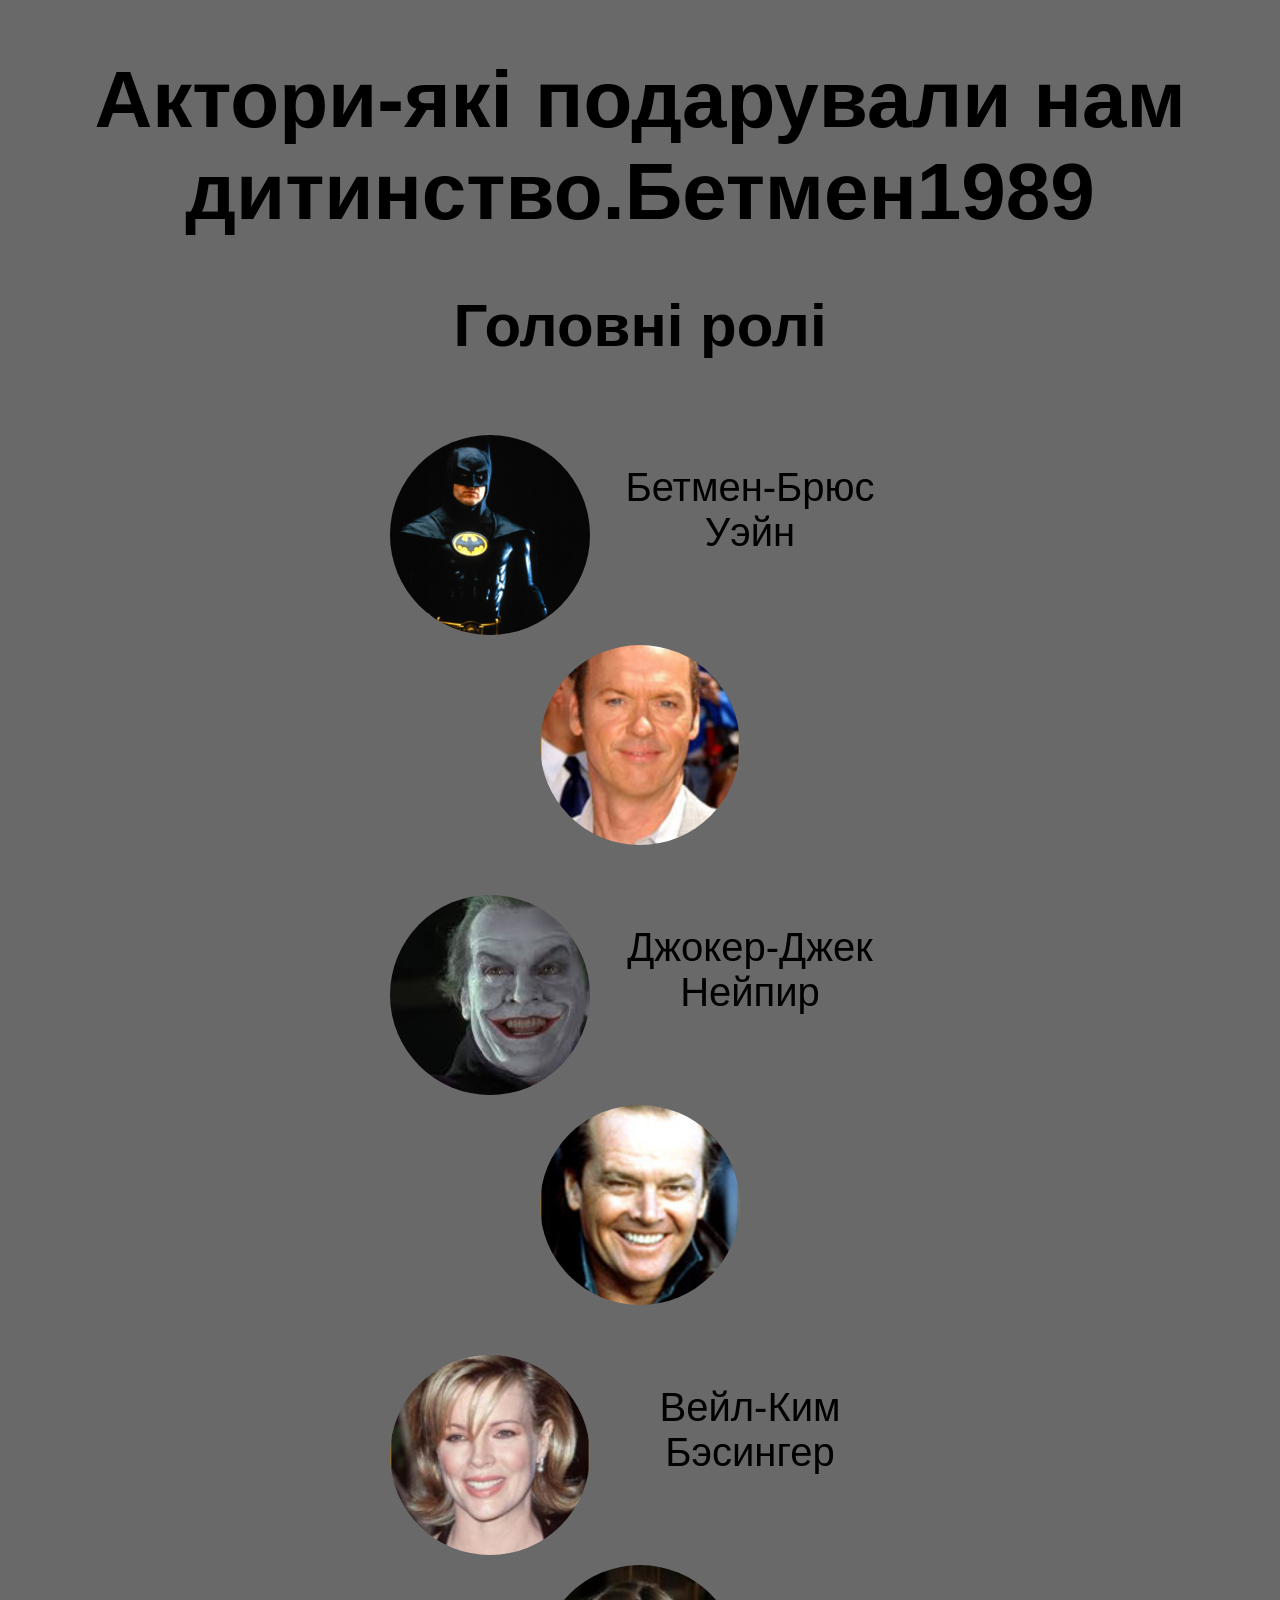
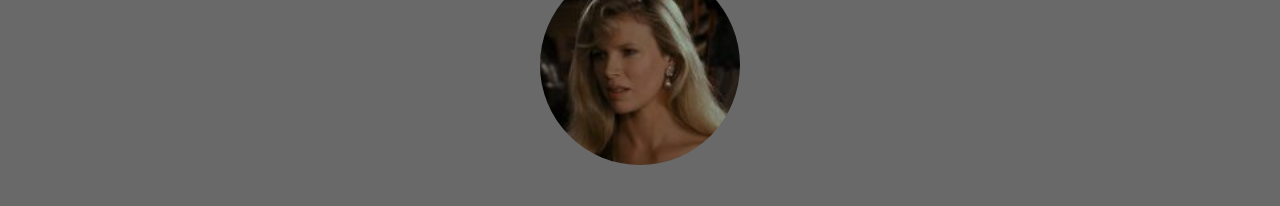
<file: homwork/hw1/hw1-5/index.html>
<!DOCTYPE html>
<html lang="en">
<head>
    <meta charset="UTF-8">
    <title>Актори яких не забудемо-Бетмен(1989)</title>
    <link rel="stylesheet" href="style.css">
</head>
<body>
<h1>Актори-які подарували нам дитинство.Бетмен1989</h1>
<h2>Головні ролі</h2>
<ul>
    <li><img  src="img/unnamed.jpg" alt="Бетмен"><span>Бетмен-Брюс Уэйн</span> <img src="img/49708.jpg" alt="Брюс"> </li>
    <li><img src="img/джокер.jfif" alt="Джокер"><span>Джокер-Джек Нейпир</span> <img src="img/48400.jpg" alt="Джек Нейпир"></li>
    <li><img src="img/49709.jpg" alt="Вейл"><span>Вейл-Ким Бэсингер</span><img src="img/pv_1594733.jpg" alt="Ким Бэсингер"></li>
</ul>

</body>
</html>
</file>
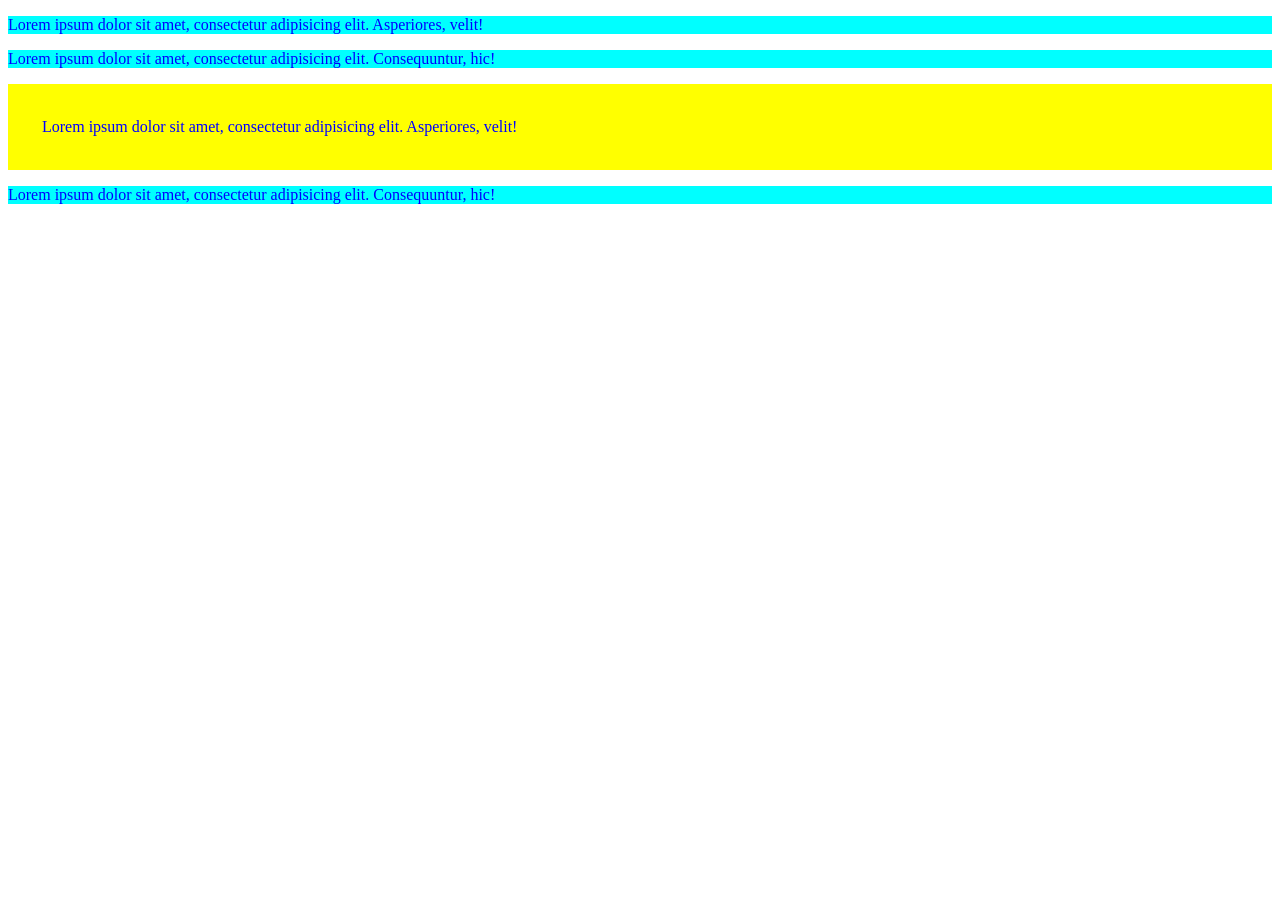
<file: Lessons2/lesson2-1.html>
<!DOCTYPE html>
<html lang="en">
<head>
    <meta charset="UTF-8">
    <title>Title</title>
    <style>
          .lorem{
              color: blue;
              background-color: aqua;
          }


                #gold{
                   padding: 34px;
                    background-color:yellow;
                }
    </style>
</head>
<body>
<p    class="lorem">Lorem ipsum dolor sit amet, consectetur adipisicing elit. Asperiores, velit!</p>
<p class="lorem">Lorem ipsum dolor sit amet, consectetur adipisicing elit. Consequuntur, hic!</p>
<p id="gold" class="lorem">Lorem ipsum dolor sit amet, consectetur adipisicing elit. Asperiores, velit!</p>
<p class="lorem">Lorem ipsum dolor sit amet, consectetur adipisicing elit. Consequuntur, hic!</p>
</body>
</html>
</file>
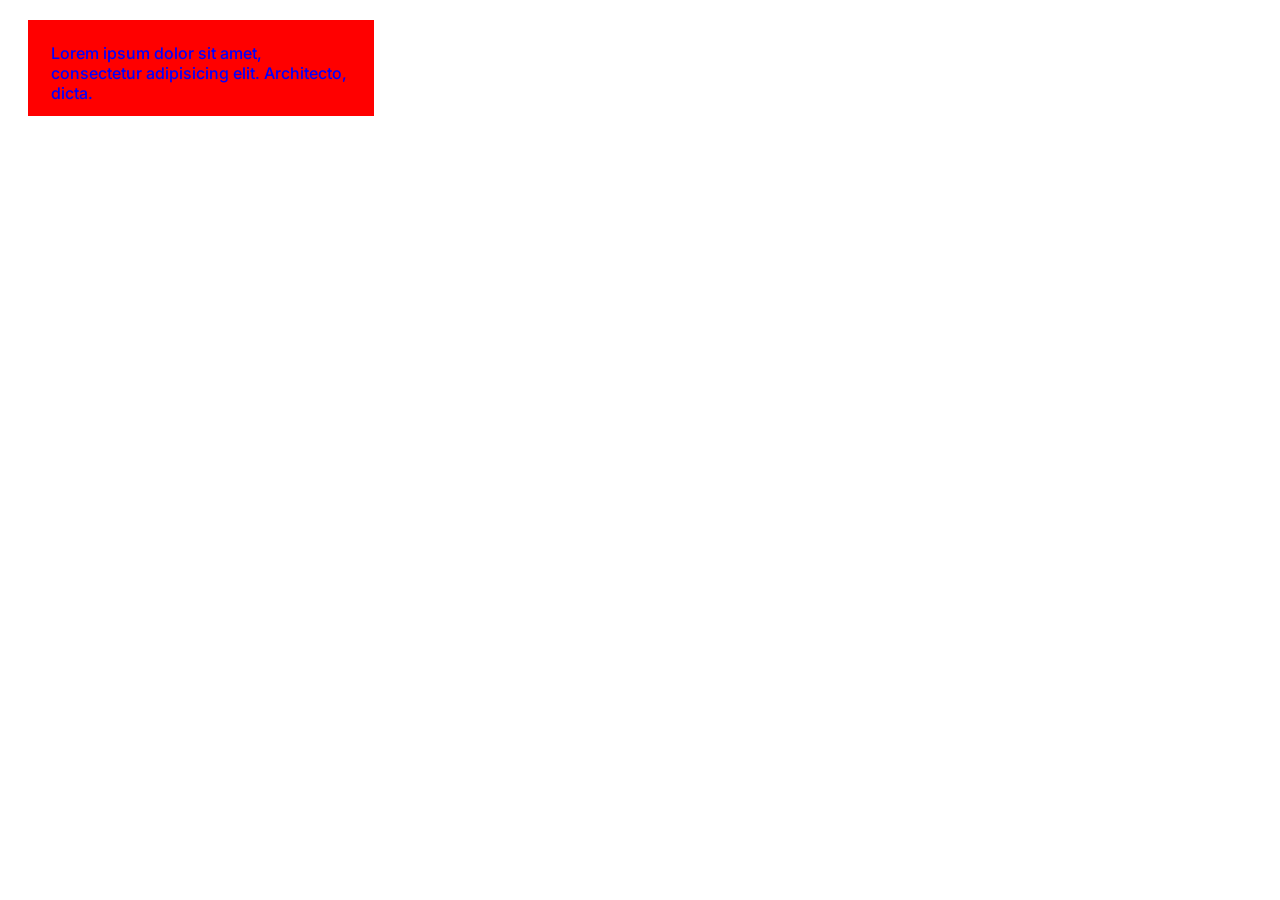
<file: Lessons2/lessons2-2.html>
<!DOCTYPE html>
<html lang="en">
<head>
    <meta charset="UTF-8">
    <title>lessons2-2</title>
    <link rel="preconnect" href="https://fonts.googleapis.com">
    <link rel="preconnect" href="https://fonts.gstatic.com" crossorigin>
    <link href="https://fonts.googleapis.com/css2?family=Inter:ital,opsz,wght@0,14..32,100..900;1,14..32,100..900&family=Kalam:wght@300;400;700&display=swap" rel="stylesheet">
    <style>
        .lorem{
            color: blue;
            padding: 23px;
            margin: 20px;
            background-color: red;
            width: 300px;
            height: 50px;
            font-family: "Inter", sans-serif;
            font-optical-sizing: auto;
            font-weight:500;
            font-style: normal;
        }

    </style>
</head>
<body>
<p class="lorem">
    Lorem ipsum dolor sit amet, consectetur adipisicing elit. Architecto, dicta.
</p>
</body>
</html>
</file>
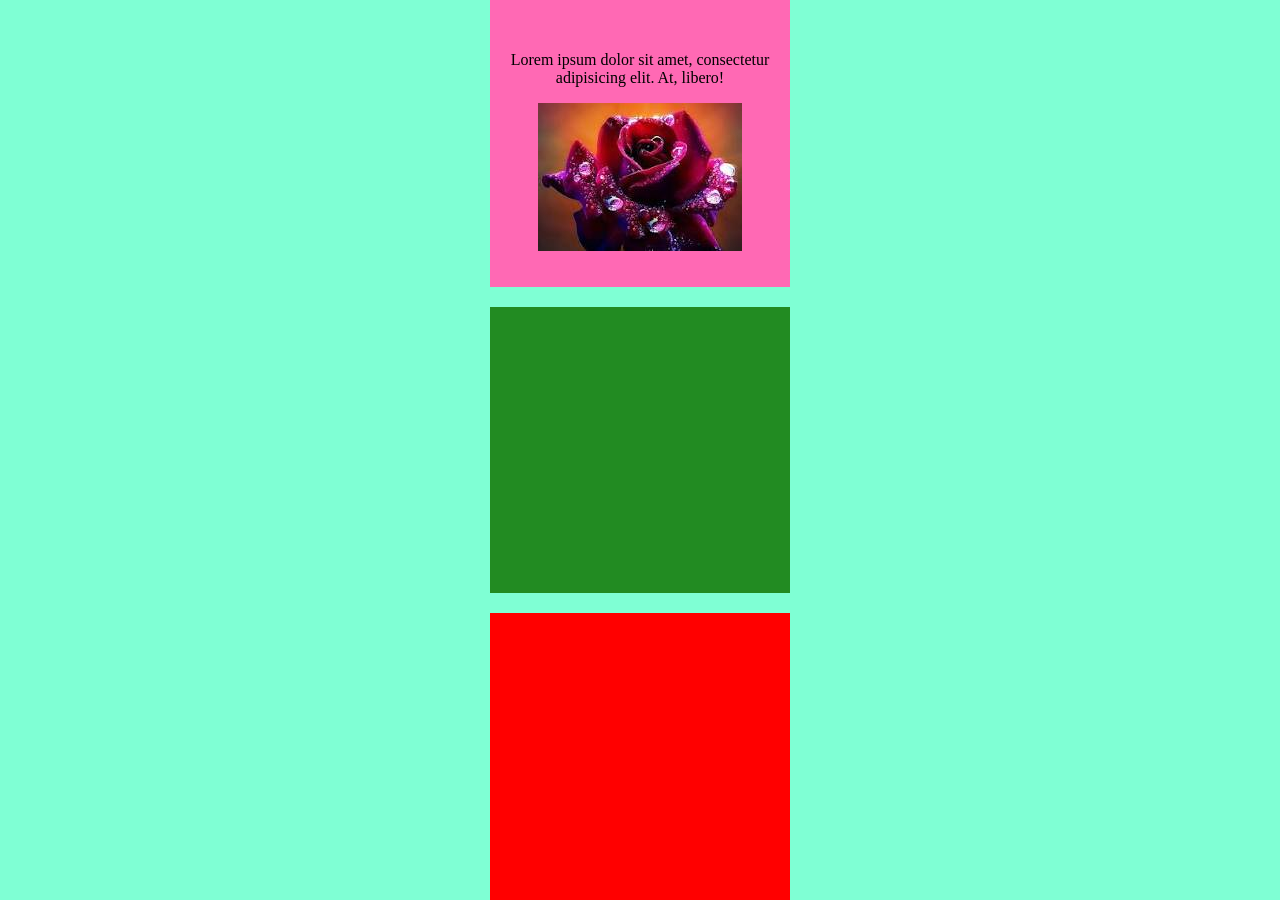
<file: Lessons2/lessons2-3.html>
<!DOCTYPE html>
<html lang="en">
<head>
    <meta charset="UTF-8">
    <title>Lessons2-3</title>
    <style>

        body{
           height: 100vh;
           margin: 0;

        }
        .lessons1{
            background-color: red;
            height: 300px;
            width:300px;
        }
        .lessons2{
            background-color: forestgreen;
            height: 300px;
            width:300px;
        }
        .lessons3 {
            background-color: hotpink;
            height: 300px;
            width: 300px;
            display: flex;
            align-items: center;
            justify-content: center;
            flex-direction: column;
        }
.lessons0{
    width: 100%;
    height: 100%;
    background-color: aquamarine;
    display: flex;
    gap: 20px;
    justify-content: flex-end;
    align-items: center;
    flex-direction: column-reverse;
}
.text{
    text-align: center;

}


    </style>
</head>
<body>
<div class="lessons0">
<div class="lessons1"></div>
<div class="lessons2"></div>
<div class="lessons3">
    <p CLASS="text">Lorem ipsum dolor sit amet, consectetur adipisicing elit. At, libero!</p>
    <img src="[data-uri]">
</div>
</div>

</body>
</html>
</file>
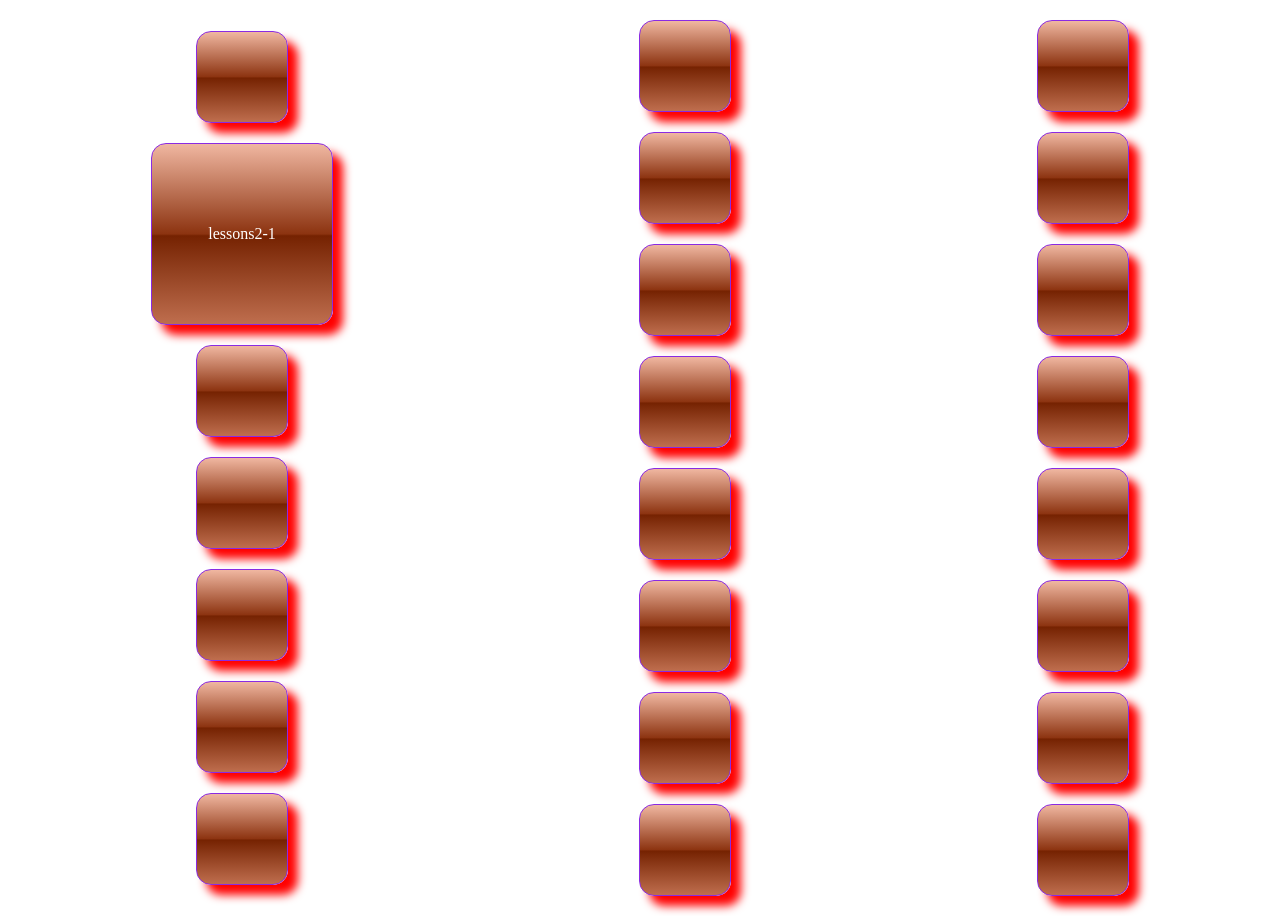
<file: Lessons2/lessons2-4.html>
<!DOCTYPE html>
<html lang="en">
<head>
    <meta charset="UTF-8">
    <title>lessons2-4</title>
</head>
<style>
  .items{
    width: 10vh;
    height: 10vh;
    background: linear-gradient(to bottom, #f0b7a1 0%,#8c3310 50%,#752201 51%,#bf6e4e 100%);
    box-shadow: 10px 10px 10px red;
    border:1px solid blueviolet;
    border-radius: 15px;

  }
  .class {
    height: 100vh;
    display: flex;
    gap: 20px;
    align-items: center;
    justify-content: center;
    flex-wrap: wrap;
    flex-direction: column;

  }
  #flex{
    width: 20vh;
    height: 20vh;
    transition: 3s;
    display: flex;
    justify-content: center;
    align-items: center;
  }
  #flex:hover{
    border-radius: 0 ;
    border: 20px solid darkblue;
    transition: 1s;
    transform: scale(1.2);
  }
  .class a{
    text-decoration: none;
    color: white;
  }

  .items:hover a{
    color: red;
    transition: 3s;
  }
  .items a:hover{
    color: blue;
    transition: 3s;
  }
</style>
<body>
<div class="class">
  <div class="items"></div>
  <div class="items " id="flex">
    <a href="lesson2-1.html">lessons2-1</a>
  </div>
  <div class="items"></div>
  <div class="items"></div>
  <div class="items"></div>
  <div class="items"></div>
  <div class="items"></div>
  <div class="items"></div>
  <div class="items"></div>
  <div class="items"></div>
  <div class="items"></div>
  <div class="items"></div>
  <div class="items"></div>
  <div class="items"></div>
  <div class="items"></div>
  <div class="items"></div>
  <div class="items"></div> <div class="items"></div>
  <div class="items"></div> <div class="items"></div>
  <div class="items"></div>
  <div class="items"></div>
  <div class="items"></div>




</div>
</body>
</html>
</file>
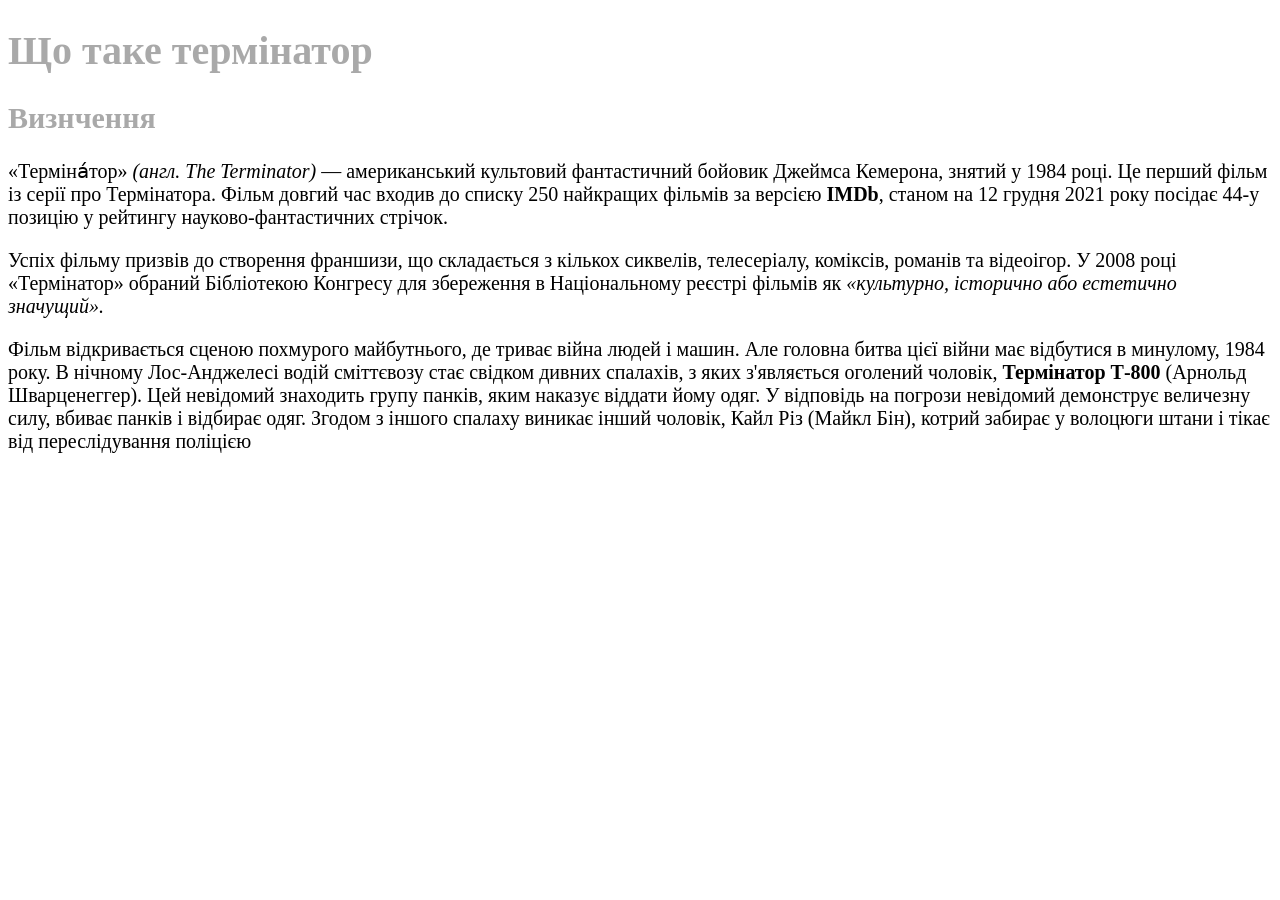
<file: homwork/hw1/hw1-1.html>
<!DOCTYPE html>
<html lang="en">
<head>
    <meta charset="UTF-8">
    <title>Homework1</title>
    <style>
        body{
            font-size: 20px;

        }
        h1,h2{
            color:darkgrey ;
        }
    </style>

</head>
<body>
<h1>Що таке термінатор</h1>
<h2>Визнчення</h2>
<p>«Терміна́тор» <em>(англ. The Terminator)</em> — американський культовий фантастичний бойовик Джеймса Кемерона, знятий у 1984 році.
    Це перший фільм із серії про Термінатора. Фільм довгий час входив до списку 250 найкращих фільмів за версією
    <strong>IMDb</strong>, станом на 12 грудня 2021 року посідає 44-у позицію у рейтингу науково-фантастичних стрічок.</p>

<p>Успіх фільму призвів до створення франшизи, що складається з кількох сиквелів, телесеріалу, коміксів, романів та
    відеоігор.
    У 2008 році «Термінатор» обраний Бібліотекою Конгресу для збереження в Національному реєстрі
    фільмів як <em>«культурно, історично або естетично значущий».</em></p>

<p> Фільм відкривається сценою похмурого майбутнього, де триває війна людей і машин. Але головна битва цієї війни має
    відбутися в минулому, 1984 року. В нічному Лос-Анджелесі водій сміттєвозу стає
    свідком дивних спалахів, з яких з'являється оголений чоловік, <strong>Термінатор Т-800</strong> (Арнольд Шварценеггер).
    Цей невідомий знаходить групу панків, яким наказує віддати йому одяг. У відповідь на погрози невідомий демонструє величезну силу, 
    вбиває панків і відбирає одяг. Згодом з іншого спалаху виникає інший чоловік, Кайл Різ (Майкл Бін), 
    котрий забирає у волоцюги штани і тікає від переслідування поліцією </p>



</body>
</html>
</file>
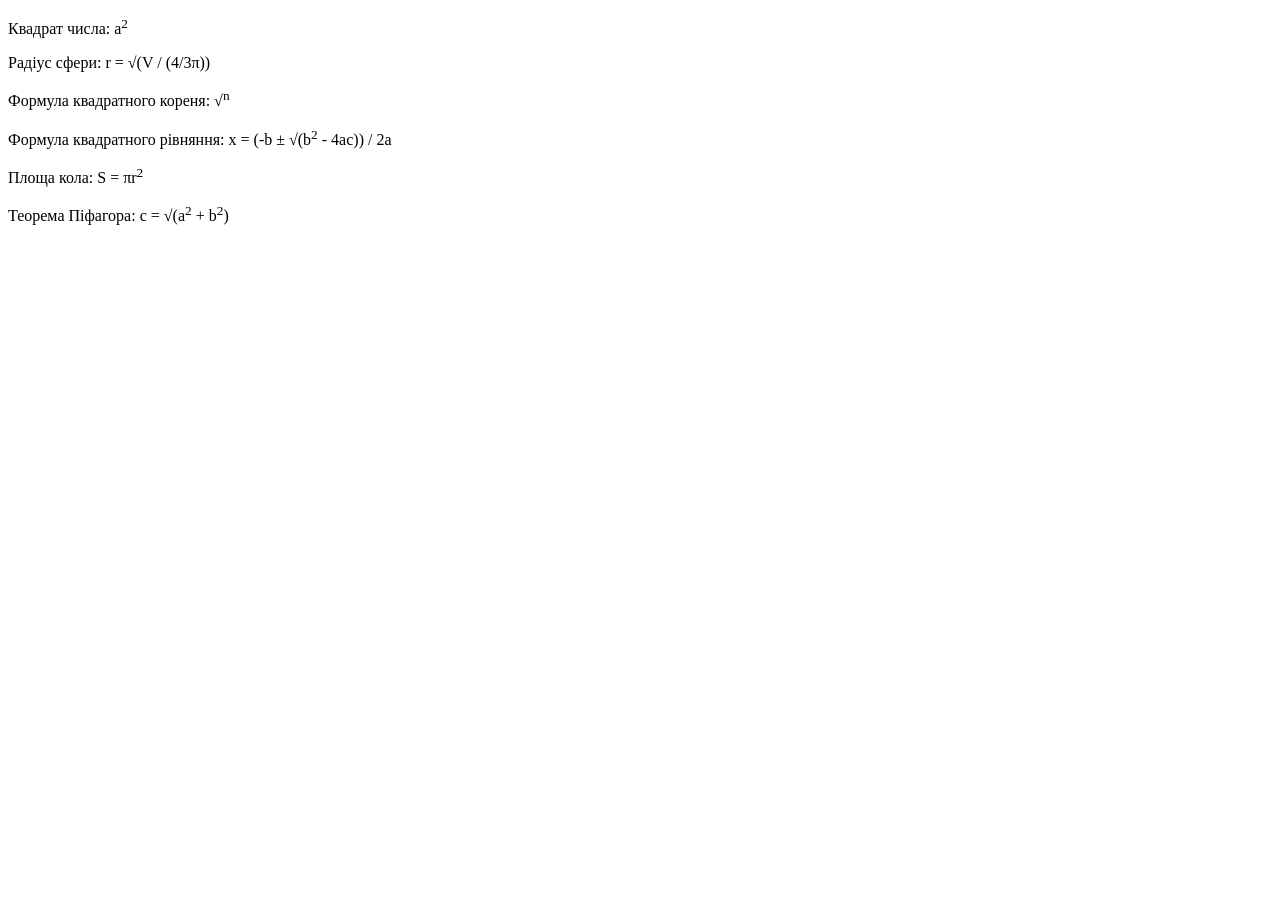
<file: homwork/hw1/hw1-2.html>
<!DOCTYPE html>
<html lang="en">
<head>
    <meta charset="UTF-8">
    <title>homework1.2</title>
</head>
<body>
<p>Квадрат числа: a<sup>2</sup></p>
<p>Радіус сфери: r = &radic;(V / (4/3&pi;))</p>
<p>Формула квадратного кореня: &radic;<sup>n</sup></p>
<p>Формула квадратного рівняння: x = (-b &plusmn; &radic;(b<sup>2</sup> - 4ac)) / 2a</p>
<p>Площа кола: S = &pi;r<sup>2</sup></p>
<p>Теорема Піфагора: c = &radic;(a<sup>2</sup> + b<sup>2</sup>)</p>
</body>
</html>
</file>
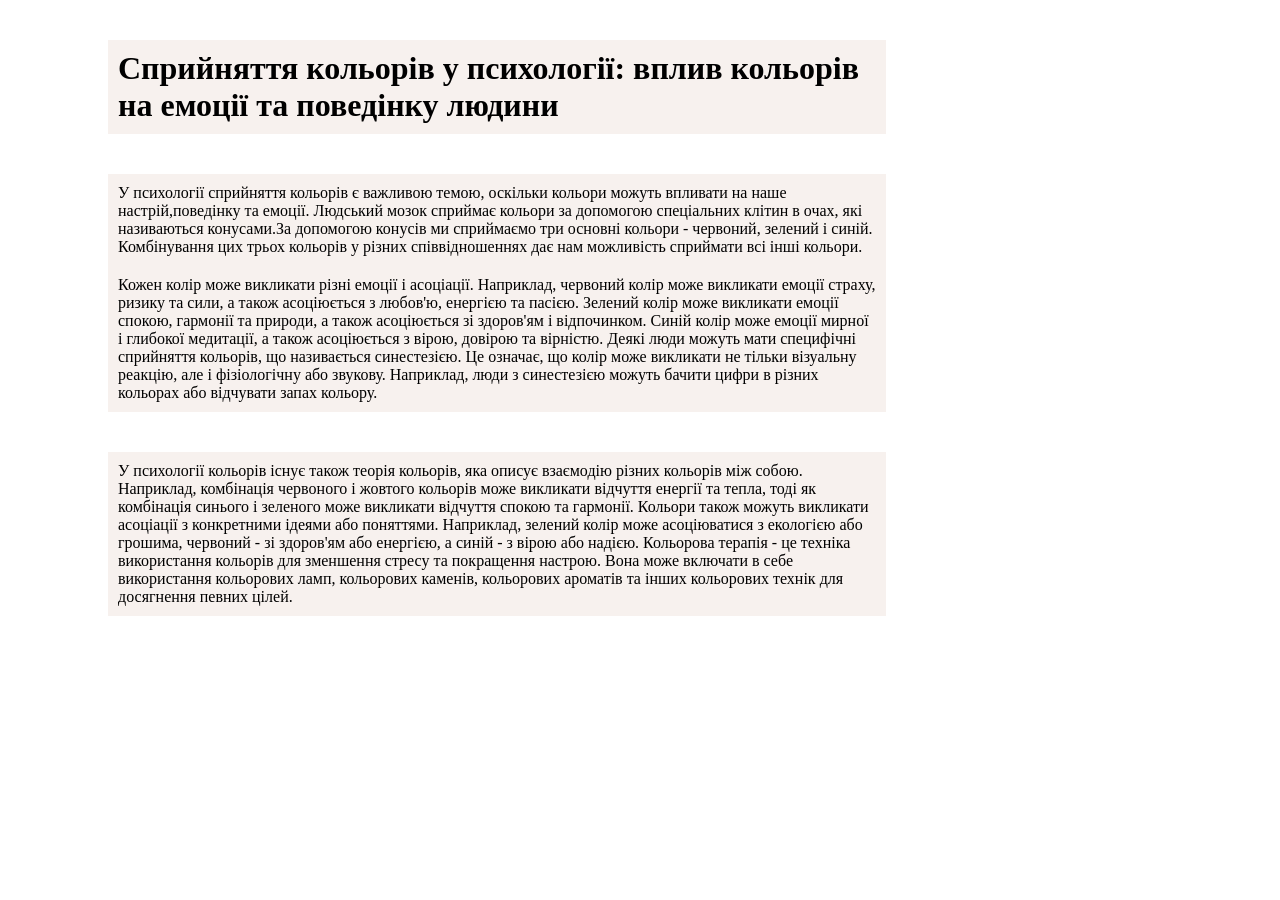
<file: homwork/hw1/hw1-3.html>
<!DOCTYPE html>
<html lang="en">
<head>
    <meta charset="UTF-8">
    <title>homework1.3</title>
  <style>
    body{

      background-image: url('https://images.unsplash.com/photo-1502691876148-a84978e59af8?ixlib=rb-4.0.3&ixid=MnwxMjA3fDB8MHxwaG90by1wYWdlfHx8fGVufDB8fHx8&auto=format&fit=crop&w=2070&q=80');
      background-size: cover ;
      background-attachment: fixed;
    }
    p, h1 {

      background-color: rgba(247, 240, 237, 0.9);
      width: 60%;
      margin-left: 100px;
      margin-top: 40px;
      padding: 10px;

    }


  </style>
</head>
<body>
<h1>Сприйняття кольорів у психології: вплив кольорів на емоції та поведінку людини</h1>


<p style="margin-bottom:0 ">У психології сприйняття кольорів є важливою темою, оскільки кольори можуть впливати на наше настрій,поведінку та
  емоції. Людський мозок сприймає кольори за допомогою спеціальних клітин в очах, які називаються конусами.За допомогою
  конусів ми сприймаємо три основні кольори - червоний, зелений і синій. Комбінування цих трьох кольорів у різних
  співвідношеннях дає нам можливість сприймати всі інші кольори.</p>
  <p style="margin-top:0 " >Кожен колір може викликати різні емоції і асоціації. Наприклад, червоний колір може викликати емоції страху, ризику та
  сили, а також асоціюється з любов'ю, енергією та пасією. Зелений колір може викликати емоції спокою, гармонії та
  природи, а також асоціюється зі здоров'ям і відпочинком. Синій колір може  емоції мирної і глибокої
  медитації, а також асоціюється з вірою, довірою та вірністю.
  Деякі люди можуть мати специфічні сприйняття кольорів, що називається синестезією. Це означає, що колір може викликати
  не тільки візуальну реакцію, але і фізіологічну або звукову. Наприклад, люди з синестезією можуть бачити цифри в
  різних кольорах або відчувати запах кольору.</p>
<p>У психології кольорів існує також теорія кольорів, яка описує взаємодію різних кольорів між собою. Наприклад,
  комбінація червоного і жовтого кольорів може викликати відчуття енергії та тепла, тоді як комбінація синього і
  зеленого може викликати відчуття спокою та гармонії.
  Кольори також можуть викликати асоціації з конкретними ідеями або поняттями. Наприклад, зелений колір може
  асоціюватися з екологією або грошима, червоний - зі здоров'ям або енергією, а синій - з вірою або надією.
  Кольорова терапія - це техніка використання кольорів для зменшення стресу та покращення настрою. Вона може включати в
  себе використання кольорових ламп, кольорових каменів, кольорових ароматів та інших кольорових технік для досягнення
  певних цілей.</p>
</body>
</html>
</file>
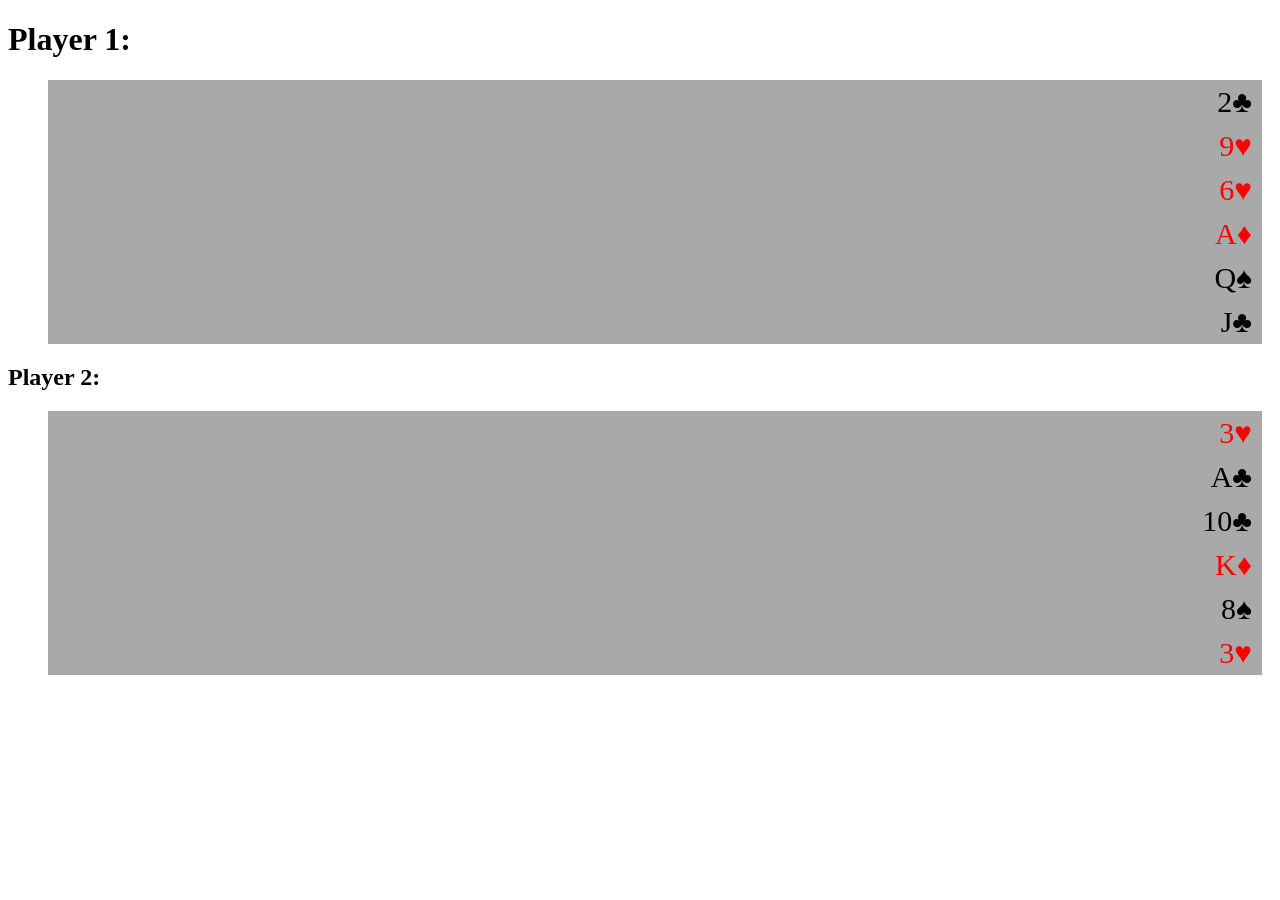
<file: homwork/hw1/hw1-4.html>
<!DOCTYPE html>
<html lang="en">
<head>
    <meta charset="UTF-8">
    <title>homework1.4</title>
  <style>
          ul{
            list-style-type: none;
          }
          li{

            background-color:darkgrey ;
            font-size: 30px;
            padding: 5px 10px;
            margin-right: 10px;
            display: flex;
            justify-content:flex-end;
            gap: 20px;
            flex-direction: column-reverse;
            align-self: flex-end;
            flex-wrap: wrap;Я
            flex-flow: row wrap;
            align-content: flex-end;

          }
          .red-carts{
          color: red;


          }
  </style>
</head>
<body>

<h1> Player 1:</h1>
<ul>
  <li>2&clubs;</li>
  <li class="red-carts">9&hearts;</li>
  <li class="red-carts">6&hearts;</li>
  <li class="red-carts">A&diams;</li>
  <li>Q&spades;</li>
  <li>J&clubs;</li>
</ul>
<h2>Player 2:</h2>
<ul>
  <li class="red-carts" >3&hearts;</li>
  <li>A&clubs;</li>
  <li>10&clubs;</li>
  <li class="red-carts">K&diams;</li>
  <li>8&spades;</li>
  <li class="red-carts">3&hearts;</li>
</ul>



</body>
</html>
</file>
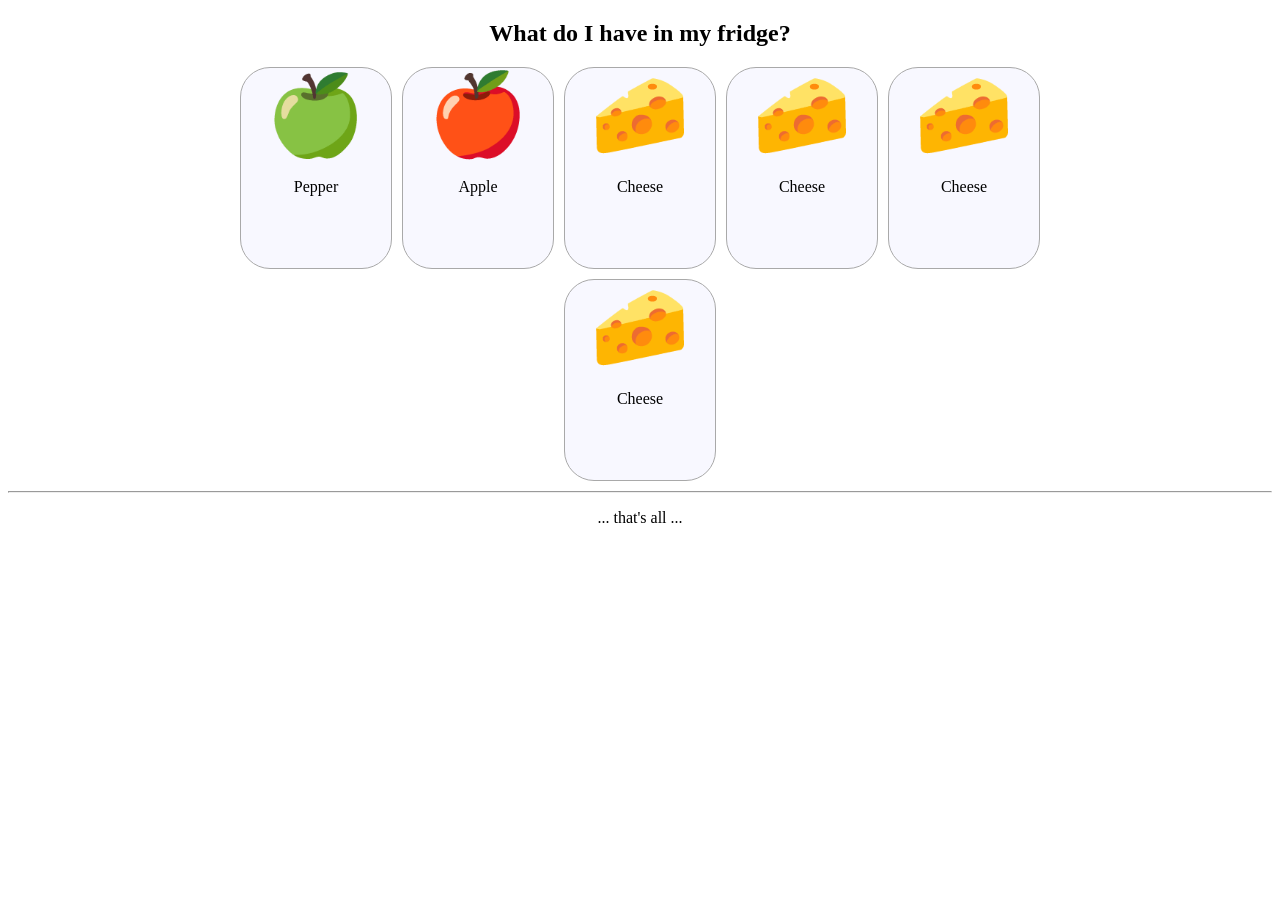
<file: homwork/hw2/hw2-1.html>
<!DOCTYPE html>
<html lang="en">
<head>
    <meta charset="UTF-8">
    <meta name="viewport" content="width=device-width, initial-scale=1.0">
    <title>What do I have in my fridge?</title>
   <style>
       body{

       }
       .fridge-container{
           text-align: center;
           max-width: 800px;
           margin: 0 auto;

       }
       h2{
           text-align: center;
       }

    .products-grid{
        display: flex;
        flex-wrap: wrap;
        justify-content: center;
        gap: 10px;
        margin-bottom: 10px;
    }
    .product-card{
        background-color: ghostwhite;
        width: 150px;
        height: 200px;
        border: 1px solid darkgrey;
        border-radius: 30px;
        display: flex;
        align-items: center;
        flex-direction: column;



    }
    .icon{
        display: flex;
        align-items: center;
        justify-content: center;
        flex-direction: column;
        font-size: 80px;


    }
    .footer-text{
        text-align: center;

    }
   </style>
</head>
<body>

<div class="fridge-container">
    <h2>What do I have in my fridge?</h2>

    <div class="products-grid">

        <div class="product-card">
            <div class="icon">🍏</div>
            <p>Pepper</p>
        </div>

        <div class="product-card">
            <div class="icon">🍎</div>
            <p>Apple</p>
        </div>

        <div class="product-card">
            <div class="icon">🧀</div>
            <p>Cheese</p>
        </div>
        <div class="product-card">
            <div class="icon">🧀</div>
            <p>Cheese</p>
        </div>
        <div class="product-card">
            <div class="icon">🧀</div>
            <p>Cheese</p>

        </div>
        <div class="product-card">
            <div class="icon">🧀</div>
            <p>Cheese</p>
    </div>


</div>
</div>
<hr>
    <p class="footer-text">... that's all ...</p>
</body>
</html>
</file>
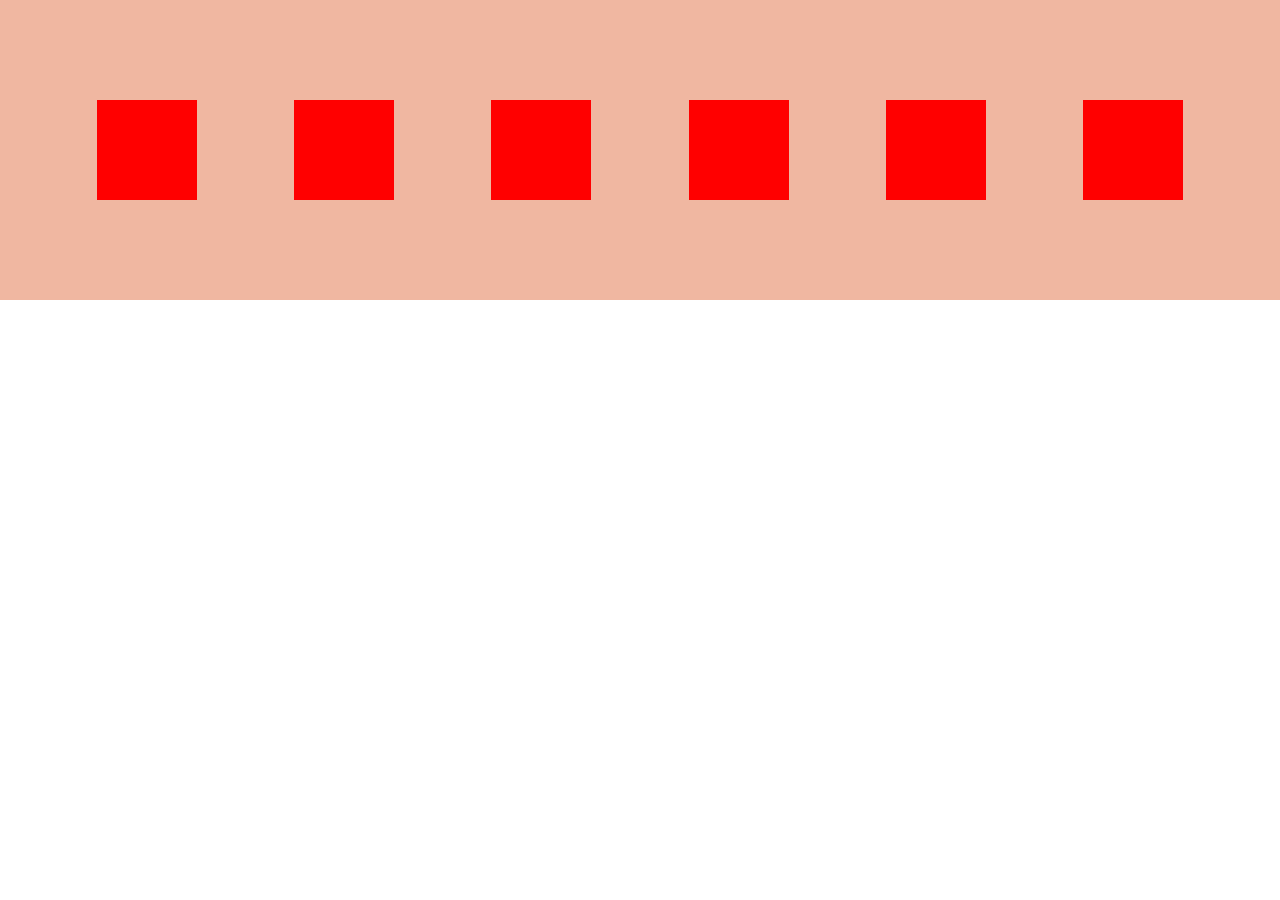
<file: homwork/hw2/hw2-2.html>
<!DOCTYPE html>
<html lang="en">
<head>
    <meta charset="UTF-8">
    <title>hw2-2</title>
    <style>
        body{
            width: 100%;
            margin: 0;


        }
        .obg{
            height: 300px;
            background-color: #f0b7a1;
            display: flex;
            justify-content: space-evenly;
            align-items: center;
        }
        .kwadrat{
            width: 100px;
            height: 100px;
            background-color: red;
        }
        .kwadrat:hover{
            background-color: gray;
            border-radius:50% ;
        }
    </style>

</head>
<body>
<div class="obg">
    <div class="kwadrat"></div>
    <div class="kwadrat"></div>
    <div class="kwadrat"></div>
    <div class="kwadrat"></div>
    <div class="kwadrat"></div>
    <div class="kwadrat"></div>






</div>
</body>
</html>
</file>
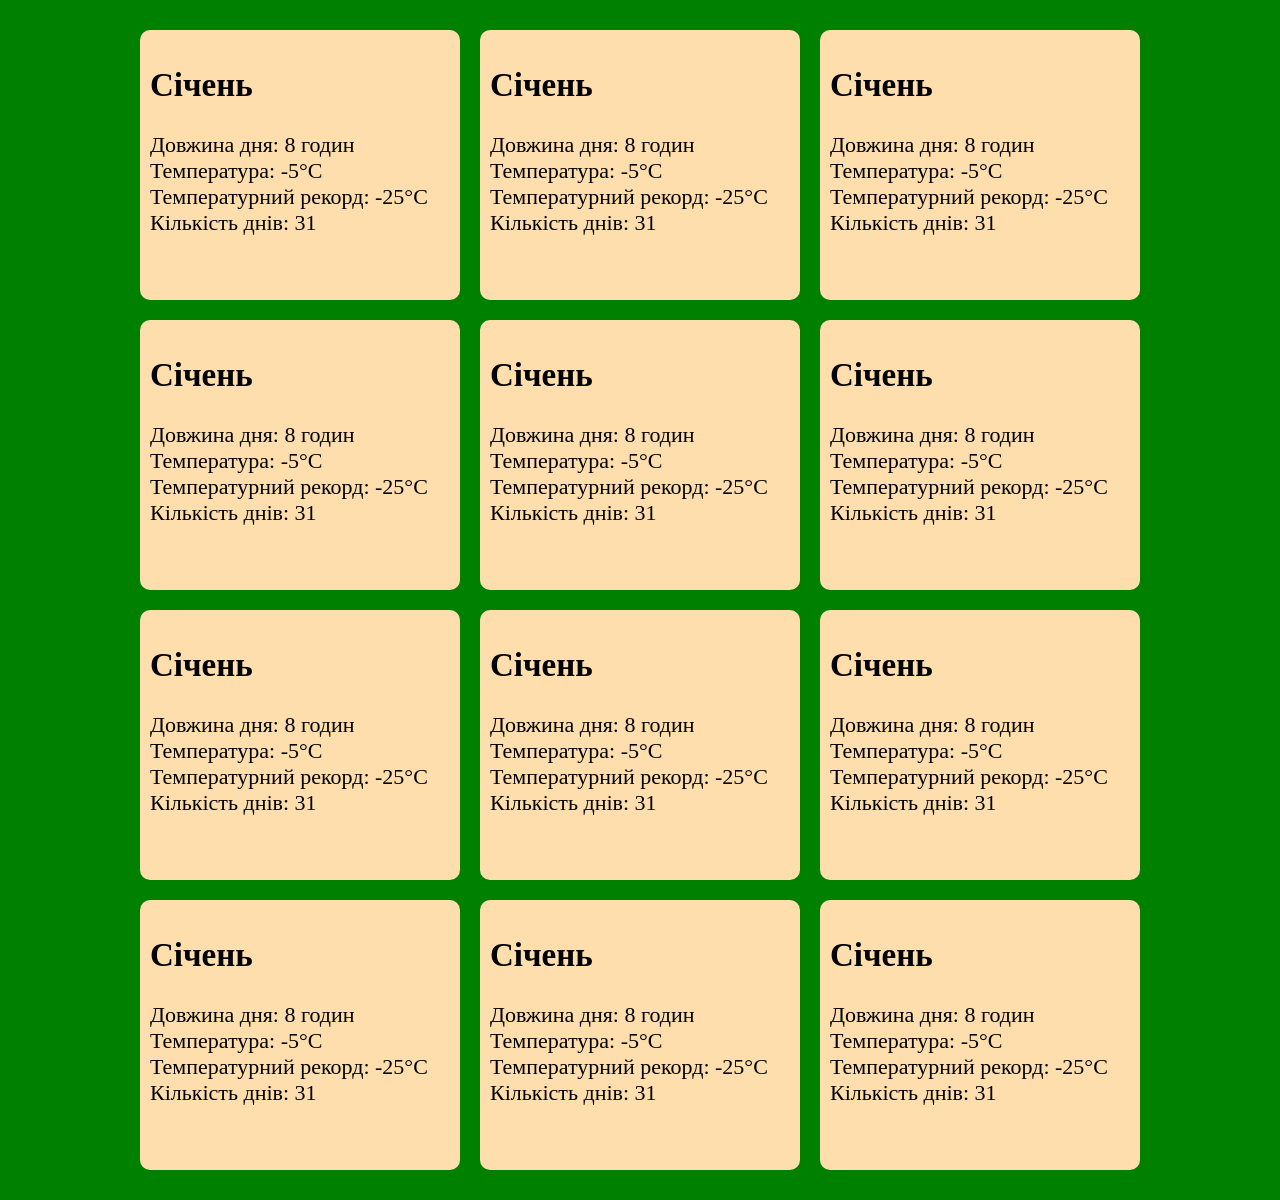
<file: homwork/hw2/hw2-3.html>
<!DOCTYPE html>
<html lang="en">
<head>
    <meta charset="UTF-8">
    <title>hw2-3</title>
  <style>
    body{
      background-color:green ;
    }
    .obg{
      display: flex;
      margin: 30px ;
      justify-content: center;
      flex-wrap: wrap;
      gap: 20px;
    }
    .cartka{
      background-color: navajowhite ;
      width: 300px;
      min-height: 250px;
      padding:10px ;
      font-size: 22px;
      border-radius: 10px;
      transition: all 0.3s ease;

    }
    .cartka:hover{
      transform: scale(1.1);
    }
  </style>
</head>
<body>
 <div class="obg">
   <div class="cartka">
     <h2>Січень</h2>
     <p>Довжина дня: 8 годин <br>
       Температура: -5°C <br>
       Температурний рекорд: -25°C <br>
       Кількість днів: 31</p>
   </div>
   <div class="cartka">
     <h2>Січень</h2>
     <p>Довжина дня: 8 годин <br>
       Температура: -5°C <br>
       Температурний рекорд: -25°C <br>
       Кількість днів: 31</p>
   </div>
   <div class="cartka">
     <h2>Січень</h2>
     <p>Довжина дня: 8 годин <br>
       Температура: -5°C <br>
       Температурний рекорд: -25°C <br>
       Кількість днів: 31</p>
   </div>
   <div class="cartka">
     <h2>Січень</h2>
     <p>Довжина дня: 8 годин <br>
       Температура: -5°C <br>
       Температурний рекорд: -25°C <br>
       Кількість днів: 31</p>
   </div>
   <div class="cartka">
     <h2>Січень</h2>
     <p>Довжина дня: 8 годин <br>
       Температура: -5°C <br>
       Температурний рекорд: -25°C <br>
       Кількість днів: 31</p>
   </div>
   <div class="cartka">
     <h2>Січень</h2>
     <p>Довжина дня: 8 годин <br>
       Температура: -5°C <br>
       Температурний рекорд: -25°C <br>
       Кількість днів: 31</p>
   </div>
   <div class="cartka">
     <h2>Січень</h2>
     <p>Довжина дня: 8 годин <br>
       Температура: -5°C <br>
       Температурний рекорд: -25°C <br>
       Кількість днів: 31</p>
   </div>
   <div class="cartka">
     <h2>Січень</h2>
     <p>Довжина дня: 8 годин <br>
       Температура: -5°C <br>
       Температурний рекорд: -25°C <br>
       Кількість днів: 31</p>
   </div>
   <div class="cartka">
     <h2>Січень</h2>
     <p>Довжина дня: 8 годин <br>
       Температура: -5°C <br>
       Температурний рекорд: -25°C <br>
       Кількість днів: 31</p>
   </div>
   <div class="cartka">
     <h2>Січень</h2>
     <p>Довжина дня: 8 годин <br>
       Температура: -5°C <br>
       Температурний рекорд: -25°C <br>
       Кількість днів: 31</p>
   </div>
   <div class="cartka">
     <h2>Січень</h2>
     <p>Довжина дня: 8 годин <br>
       Температура: -5°C <br>
       Температурний рекорд: -25°C <br>
       Кількість днів: 31</p>
   </div>
   <div class="cartka">
     <h2>Січень</h2>
     <p>Довжина дня: 8 годин <br>
       Температура: -5°C <br>
       Температурний рекорд: -25°C <br>
       Кількість днів: 31</p>
   </div>




 </div>

</body>
</html>
</file>
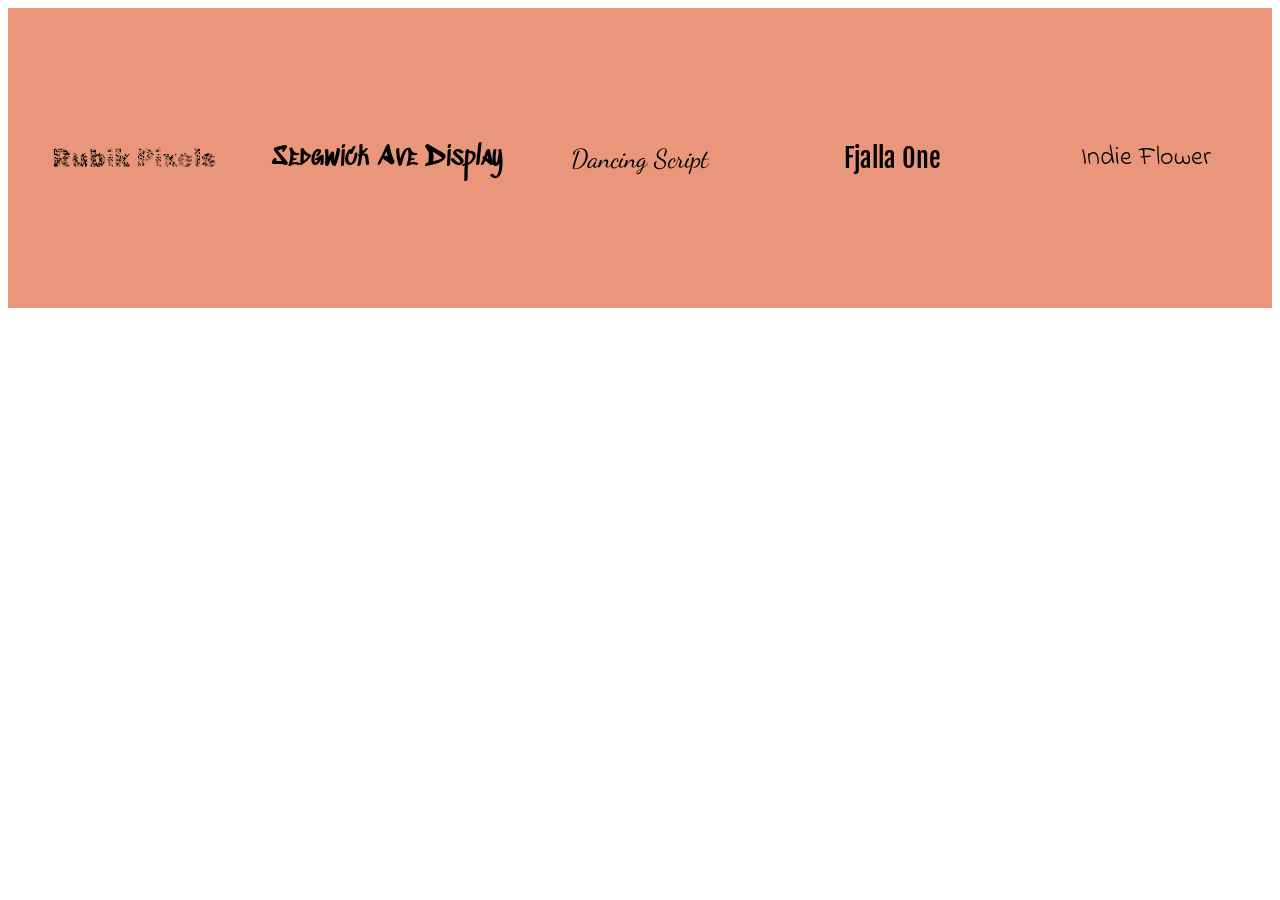
<file: homwork/hw2/hw2-4.html>
<!DOCTYPE html>
<html lang="en">
<head><link rel="preconnect" href="https://fonts.googleapis.com">
  <link rel="preconnect" href="https://fonts.gstatic.com" crossorigin>
  <link rel="preconnect" href="https://fonts.googleapis.com">
  <link rel="preconnect" href="https://fonts.gstatic.com" crossorigin>
  <link href="https://fonts.googleapis.com/css2?family=Dancing+Script:wght@400..700&family=Fjalla+One&family=Indie+Flower&family=Rubik+Pixels&family=Sedgwick+Ave+Display&display=swap" rel="stylesheet">
    <meta charset="UTF-8">
    <title>hw2-4</title>
  <style>
    .obg{
      display: flex;
      justify-content: space-around;
    }
    .kvadrat{
      display: flex;
      background-color:darksalmon ;
      width: 300px;
      height:300px;
      justify-content:center ;
      align-items: center;
    }
    .Rubik{
      font-family: "Rubik Pixels", system-ui;
      font-weight: 400;
      font-style: normal;
      font-size: 26px;
    }
    .Sedgwick{
      font-family: "Sedgwick Ave Display", cursive;
      font-weight: 400;
      font-style: normal;
      font-size: 26px;
    }

    .Dancing{
      font-family: "Dancing Script", cursive;
      font-optical-sizing: auto;
      font-size: 26px;
      font-style: normal;
    }
    .Fjalla{
      font-family: "Fjalla One", sans-serif;
      font-weight: 400;
      font-style: normal;
      font-size: 26px;
    }
    .Indie{
      font-family: "Indie Flower", cursive;
      font-weight: 400;
      font-style: normal;
      font-size: 26px;
    }
  </style>
</head>
<body>
<div class="obg">
<div class="kvadrat">
  <p class="Rubik ">Rubik Pixels</p>
</div>
<div class="kvadrat">
  <p class="Sedgwick" >Sedgwick Ave Display</p>
</div>
<div class="kvadrat">
  <p class="Dancing ">Dancing Script</p>
</div>
<div class="kvadrat">
  <p CLASS="Fjalla">Fjalla One</p>
</div>
<div class="kvadrat">
  <p CLASS="Indie">Indie Flower</p>
</div>
</div>
</body>
</html>
</file>
<file: homwork/hw1/hw1-5/style.css>
body{
    background-color: dimgrey;
    font-family: Arial, Helvetica, sans-serif;
}

h1 {
    text-align: center;

    font-size: 80px;
    color: black;
}
h2{
   text-align: center;
    font-size: 60px;

}

ul{
    text-align: center;
    padding: 0;
}
li{

    display: inline-block;
    font-size:40px ;
    padding: 20px;
    width: 50%;

span{
    width: 300px;
    text-align: center;
    display: inline-block;
}


}
img{

    width : 200px ;
    height: 200px ;
    padding:5px 10px;
    vertical-align: middle;
    object-fit: cover;
    border-radius: 50%;

}
</file>
